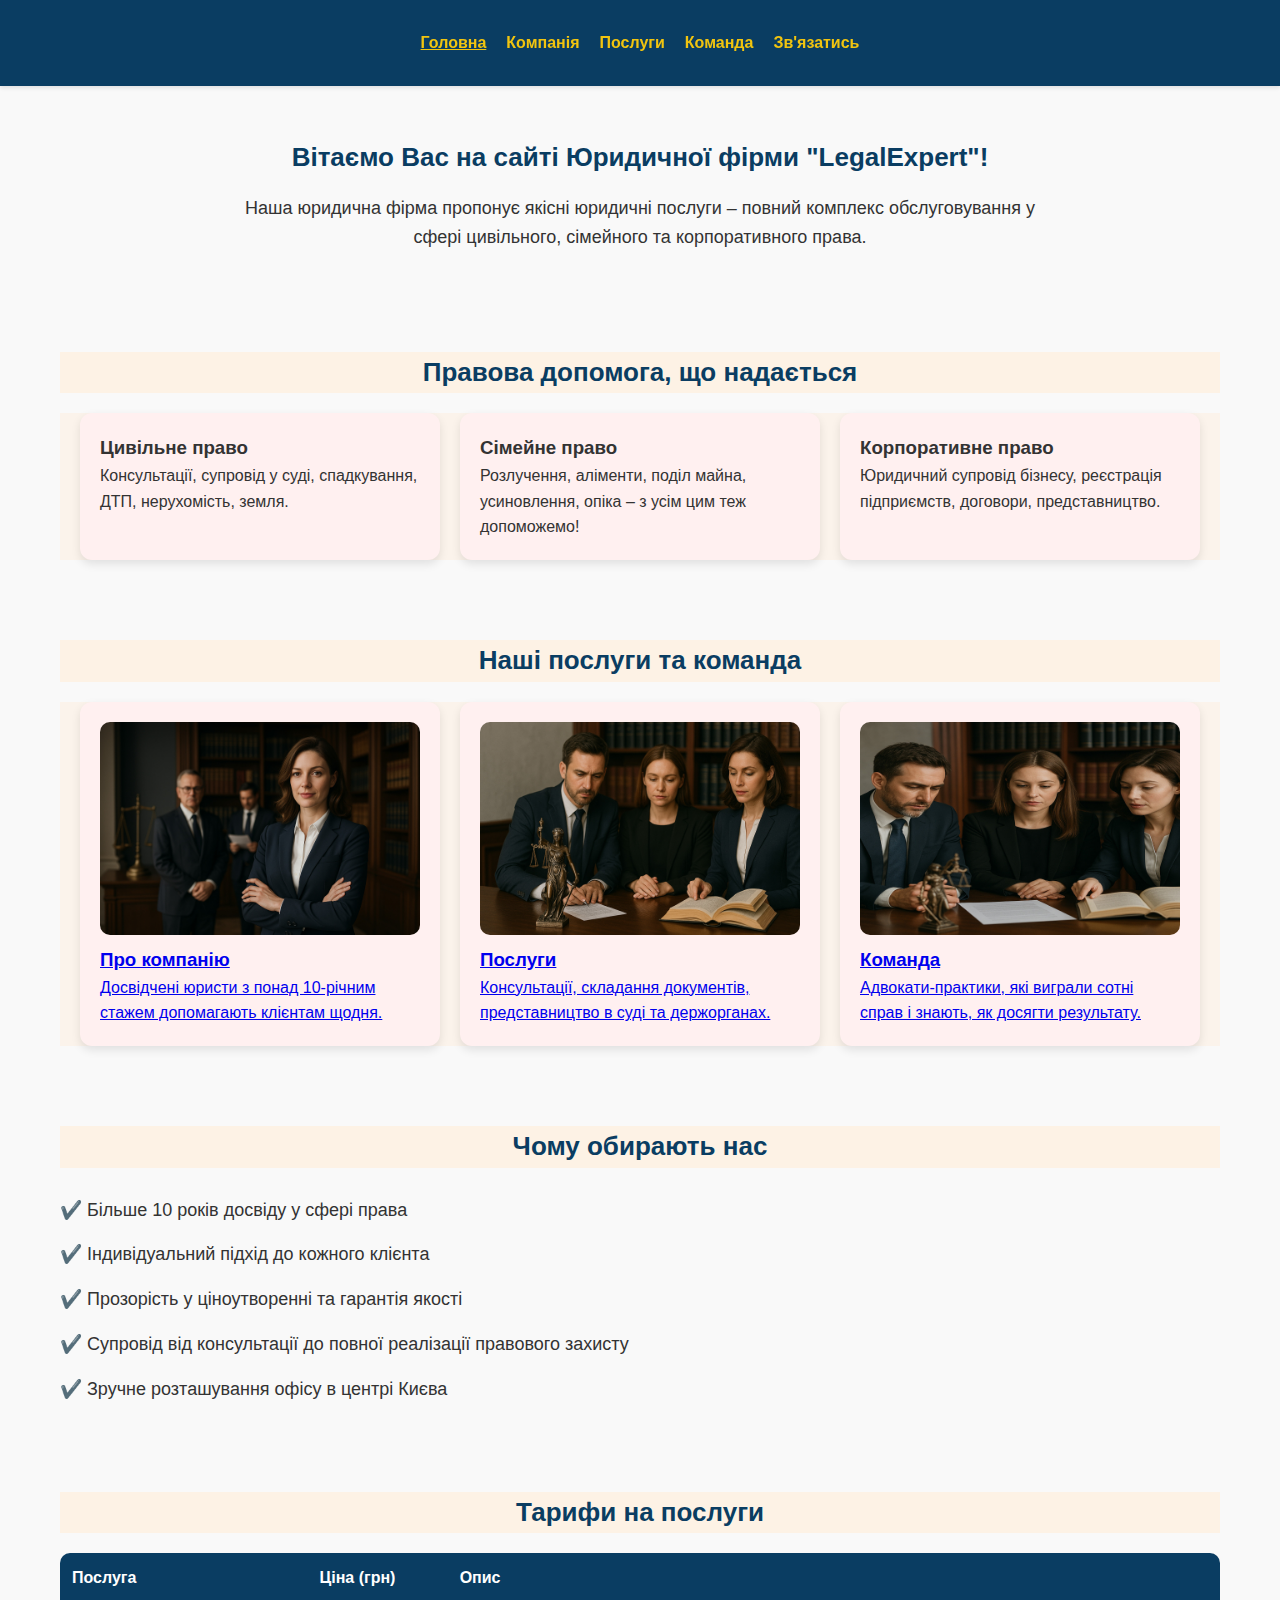
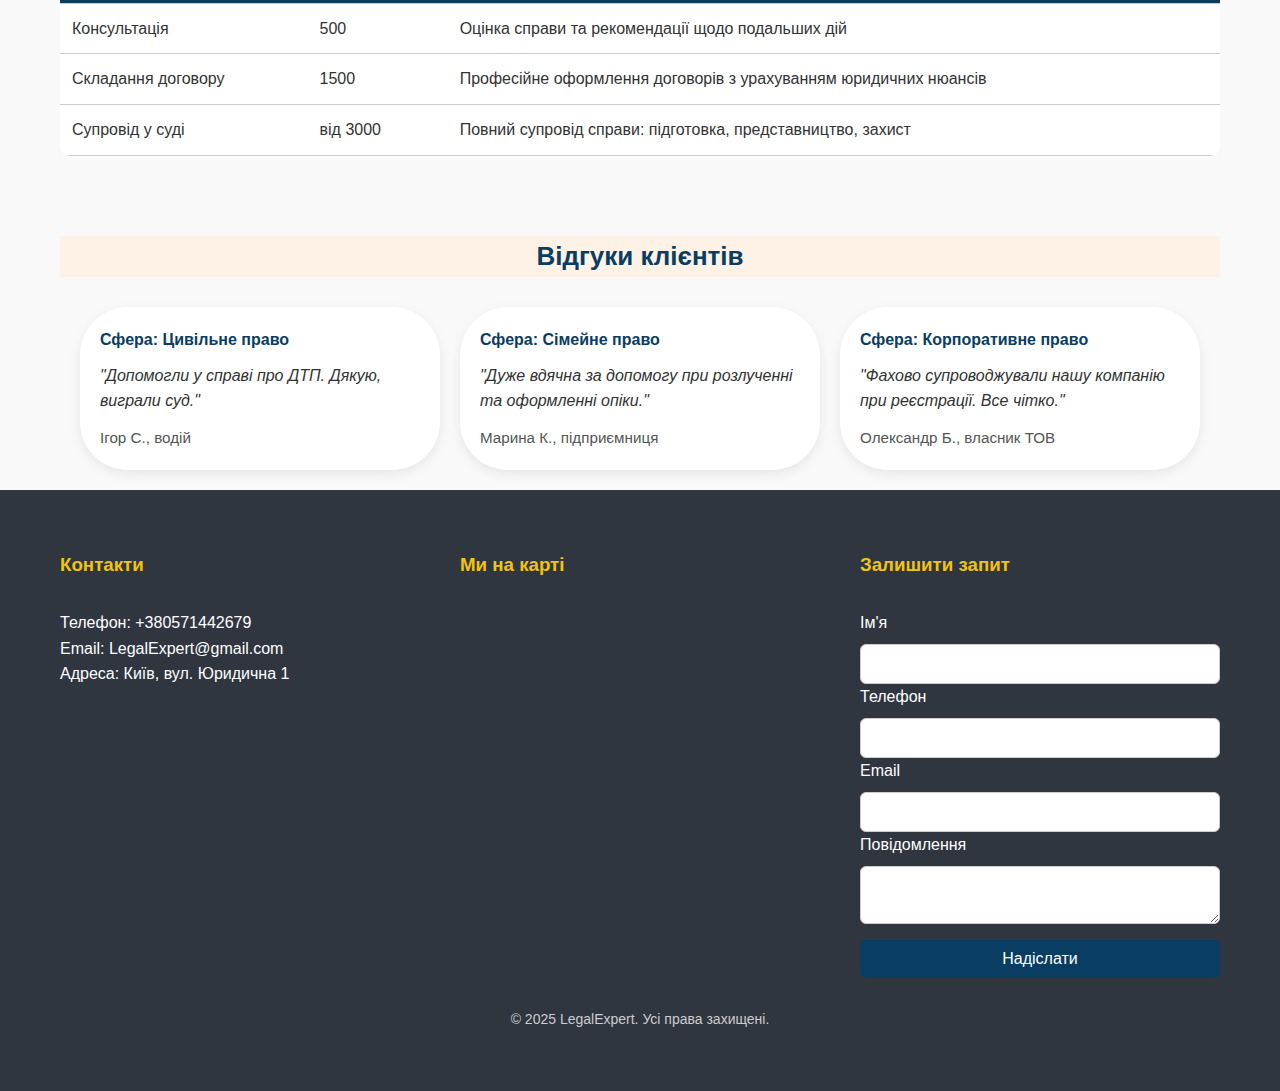
<file: index.html>
<!DOCTYPE html>
<html lang="uk">
<head>
  <meta charset="UTF-8">
  <meta name="viewport" content="width=device-width, initial-scale=1.0" />
  <meta name="description" content="Професійна юридична допомога для фізичних та юридичних осіб. Цивільне, сімейне, корпоративне право." />
  <meta name="keywords" content="юридична фірма, адвокат, юрист, консультація, цивільне право, корпоративне право, розлучення" />
  <meta name="author" content="Юридична фірма" />
  <title>Юридична фірма</title>
  <link rel="stylesheet" href="normalize.css" />
  <link rel="stylesheet" href="style.css" />
  
  <body>
    <div class="navbar">
      <div class="container navbar-container">
        <div class="navbar-left">
          <div class="hamburger" onclick="toggleMenu()">
            <span></span>
            <span></span>
            <span></span>
          </div>
          <nav class="desktop">
            <a href="index.html" class="active">Головна</a>
            <a href="company.html">Компанія</a>
            <a href="services.html">Послуги</a>
            <a href="team.html">Команда</a>
            <a href="#contact" class="btn contact-btn">Зв'язатись</a>
          </nav>
        </div>
      
        <nav class="mobile" id="mobileNav">
          <a href="index.html" class="active">Головна</a>
          <a href="company.html">Компанія</a>
          <a href="services.html">Послуги</a>
          <a href="team.html">Команда</a>
          <a href="#contact" class="btn contact-btn">Зв'язатись</a>
        </nav>
      
        <!-- <div class="navbar-right">
          <button class="dark-mode-toggle" title="Змінити тему">🌙</button>
        </div> -->
      </div>
    </div>

    <main>
      <header class="header">
        <div class="container">
          <h1 class="title">Вітаємо Вас на сайті Юридичної фірми "LegalExpert"!</h1>
          <p class="subtitle">Наша юридична фірма пропонує якісні юридичні послуги – повний комплекс обслуговування у сфері цивільного, сімейного та корпоративного права.</p>
        </div>
      </header>
  
      <section id="services" class="services">
        <div class="container">
          <h2 class="section-title">Правова допомога, що надається</h2>
          <div class="services-list">
            <article class="service">
              <h3>Цивільне право</h3>
              <p>Консультації, супровід у суді, спадкування, ДТП, нерухомість, земля.</p>
            </article>
            <article class="service">
              <h3>Сімейне право</h3>
              <p>Розлучення, аліменти, поділ майна, усиновлення, опіка – з усім цим теж допоможемо!</p>
            </article>
            <article class="service">
              <h3>Корпоративне право</h3>
              <p>Юридичний супровід бізнесу, реєстрація підприємств, договори, представництво.</p>
            </article>
          </div>
        </div>
      </section>
  
      <section id="about" class="cards">
        <div class="container">
          <h2 class="section-title">Наші послуги та команда</h2>
          <div class="cards-list">
            <a class="card" href="company.html">
              <img src="images/company.jpeg" alt="Про компанію">
              <h3>Про компанію</h3>
              <p>Досвідчені юристи з понад 10-річним стажем допомагають клієнтам щодня.</p>
            </a>
            <a class="card" href="services.html">
              <img src="images/services.jpeg" alt="Послуги">
              <h3>Послуги</h3>
              <p>Консультації, складання документів, представництво в суді та держорганах.</p>
            </a>
            <a class="card" href="team.html">
              <img src="images/team.jpeg" alt="Команда">
              <h3>Команда</h3>
              <p>Адвокати-практики, які виграли сотні справ і знають, як досягти результату.</p>
            </a>
          </div>
        </div>
      </section>

      <section class="reasons">
        <div class="container">
          <h2 class="section-title">Чому обирають нас</h2>
          <ul class="reasons-list">
            <li>✔️ Більше 10 років досвіду у сфері права</li>
            <li>✔️ Індивідуальний підхід до кожного клієнта</li>
            <li>✔️ Прозорість у ціноутворенні та гарантія якості</li>
            <li>✔️ Супровід від консультації до повної реалізації правового захисту</li>
            <li>✔️ Зручне розташування офісу в центрі Києва</li>
          </ul>
        </div>
      </section>
  
      <section id="pricing" class="pricing">
        <div class="container">
          <h2 class="section-title">Тарифи на послуги</h2>
          <table class="pricing-table">
            <thead>
              <tr>
                <th>Послуга</th>
                <th>Ціна (грн)</th>
                <th>Опис</th>
              </tr>
            </thead>
            <tbody>
              <tr>
                <td>Консультація</td>
                <td>500</td>
                <td>Оцінка справи та рекомендації щодо подальших дій</td>
              </tr>
              <tr>
                <td>Складання договору</td>
                <td>1500</td>
                <td>Професійне оформлення договорів з урахуванням юридичних нюансів</td>
              </tr>
              <tr>
                <td>Супровід у суді</td>
                <td>від 3000</td>
                <td>Повний супровід справи: підготовка, представництво, захист</td>
              </tr>
            </tbody>
          </table>
        </div>
      </section>
  
      <section id="reviews" class="reviews">
        <div class="container">
          <h2 class="section-title">Відгуки клієнтів</h2>
          <div class="review-grid">
            <div class="review-card">
              <p class="review-field"><strong>Сфера:</strong> Цивільне право</p>
              <p class="review-text">"Допомогли у справі про ДТП. Дякую, виграли суд."</p>
              <p class="review-author">Ігор С., водій</p>
            </div>
            <div class="review-card">
              <p class="review-field"><strong>Сфера:</strong> Сімейне право</p>
              <p class="review-text">"Дуже вдячна за допомогу при розлученні та оформленні опіки."</p>
              <p class="review-author">Марина К., підприємниця</p>
            </div>
            <div class="review-card">
              <p class="review-field"><strong>Сфера:</strong> Корпоративне право</p>
              <p class="review-text">"Фахово супроводжували нашу компанію при реєстрації. Все чітко."</p>
              <p class="review-author">Олександр Б., власник ТОВ</p>
            </div>
          </div>
        </div>
      </section>
    </main>
  </body>

<!--   <footer id="contact" class="footer">
    <div class="container">
      <div class="footer-content">
        <div class="footer-section">
          <h3>Контакти</h3>
          <p>Телефон: +380571442679</p>
          <p>Email: LegalExpert@gmail.com</p>
          <p>Адреса: Київ, вул. Юридична 1</p>
        </div>
        <div class="footer-section">
          <h3>Ми на карті</h3>
          <iframe src="https://www.google.com/maps?q=Київ,вул.+Юридична+1&output=embed" width="100%" height="200" style="border:0;" allowfullscreen="" loading="lazy"></iframe>
        </div>

        <div class="footer-section">
          <h3>Залишити запит</h3>
          <form action="https://formspree.io/f/mqaqepdy" method="POST">
            <div class="form-group">
              <label for="name">Ім'я</label>
              <input type="text" id="name" name="name" required />
            </div>
            <div class="form-group">
              <label for="phone">Телефон</label>
              <input type="tel" id="phone" name="phone" pattern="\d{10}" title="Введіть 10 цифр" required />
            </div>
            <div class="form-group">
              <label for="email">Email</label>
              <input type="email" id="email" name="email" pattern=".+@gmail\.com" title="Має закінчуватись на @gmail.com" required />
            </div>
            <div class="form-group">
              <label for="message">Повідомлення</label>
              <textarea id="message" name="message" required></textarea>
            </div>
            <button type="submit">Надіслати</button>
          </form>
        </div>
        
      </div>
      <div class="footer-bottom">
        <p>© 2025 LegalExpert. Усі права захищені.</p>
      </div>
    </div>
  </footer> -->

<footer id="contact" class="footer">
  <div class="container">
    <div class="footer-content">
      
      <div class="footer-section">
        <h3>Контакти</h3>
        <p>Телефон: +380571442679</p>
        <p>Email: LegalExpert@gmail.com</p>
        <p>Адреса: Київ, вул. Юридична 1</p>
      </div>
      
      <div class="footer-section">
        <h3>Ми на карті</h3>
        <iframe src="https://www.google.com/maps?q=Київ,вул.+Юридична+1&output=embed" width="100%" height="200" style="border:0;" allowfullscreen="" loading="lazy"></iframe>
      </div>

      <div class="footer-section">
        <h3>Залишити запит</h3>
        <form id="contact-form">
          <div class="form-group">
            <label for="name">Ім'я</label>
            <input type="text" id="name" name="name" required />
          </div>
          <div class="form-group">
            <label for="phone">Телефон</label>
            <input type="tel" id="phone" name="phone" pattern="\d{10}" title="Введіть 10 цифр" required />
          </div>
          <div class="form-group">
            <label for="email">Email</label>
            <input type="email" id="email" name="email" pattern=".+@gmail\.com" title="Має закінчуватись на @gmail.com" required />
          </div>
          <div class="form-group">
            <label for="message">Повідомлення</label>
            <textarea id="message" name="message" required></textarea>
          </div>
          <button type="submit">Надіслати</button>
        </form>
        <p id="form-status" style="color: green; display: none;">Успішно відправлено! Дякуємо за зворотній зв'язок!</p>
      </div>

    </div>

    <div class="footer-bottom">
      <p>© 2025 LegalExpert. Усі права захищені.</p>
    </div>
  </div>
</footer>


<script>
  // Темна тема
  // const toggle = document.querySelector('.dark-mode-toggle');
  // toggle?.addEventListener('click', () => {
  //   document.body.classList.toggle('dark-mode');
  // });

  // Мобільне меню
  function toggleMenu() {
    const menu = document.getElementById('mobileNav');
    menu.classList.toggle('show');
  }

  // Валідація форми
  function validateForm() {
    const name = document.getElementById('name').value.trim();
    const phone = document.getElementById('phone').value.trim();
    const email = document.getElementById('email').value.trim();
    const message = document.getElementById('message').value.trim();

    if (!name || !phone || !email || !message) {
      alert('Будь ласка, заповніть всі поля форми.');
      return false;
    }

    const phonePattern = /^\d{10}$/;
    if (!phonePattern.test(phone)) {
      alert('Введіть правильний номер телефону (10 цифр).');
      return false;
    }

    const emailPattern = /^[^\s@]+@gmail\.com$/;
    if (!emailPattern.test(email)) {
      alert('Email має закінчуватись на @gmail.com');
      return false;
    }

    return true;
  }

  // Відправка форми через Formspree
  const form = document.getElementById('contact-form');
  const status = document.getElementById('form-status');

  form?.addEventListener('submit', async function (e) {
    e.preventDefault();

    if (!validateForm()) return;

    const formData = new FormData(form);

    try {
      const response = await fetch('https://formspree.io/f/mqaqepdy', {
        method: 'POST',
        body: formData,
        headers: {
          'Accept': 'application/json'
        }
      });

      if (response.ok) {
        status.style.display = 'block';
        form.reset();

        setTimeout(() => {
          status.style.display = 'none';
        }, 5000);
      } else {
        alert('Сталася помилка при відправці форми. Спробуйте ще раз.');
      }
    } catch (error) {
      alert('Помилка з’єднання. Спробуйте пізніше.');
    }
  });

  // Навігація при скролі
  const sections = document.querySelectorAll('section');
  const navLinks = document.querySelectorAll('.navbar nav a');

  window.addEventListener('scroll', () => {
    let current = '';
    sections.forEach(section => {
      const sectionTop = section.offsetTop - 80;
      if (window.scrollY >= sectionTop) {
        current = section.getAttribute('id');
      }
    });

    navLinks.forEach(link => {
      link.classList.remove('active');
      if (link.getAttribute('href').includes(current)) {
        link.classList.add('active');
      }
    });
  });
</script>

</head>
</html>
</file>
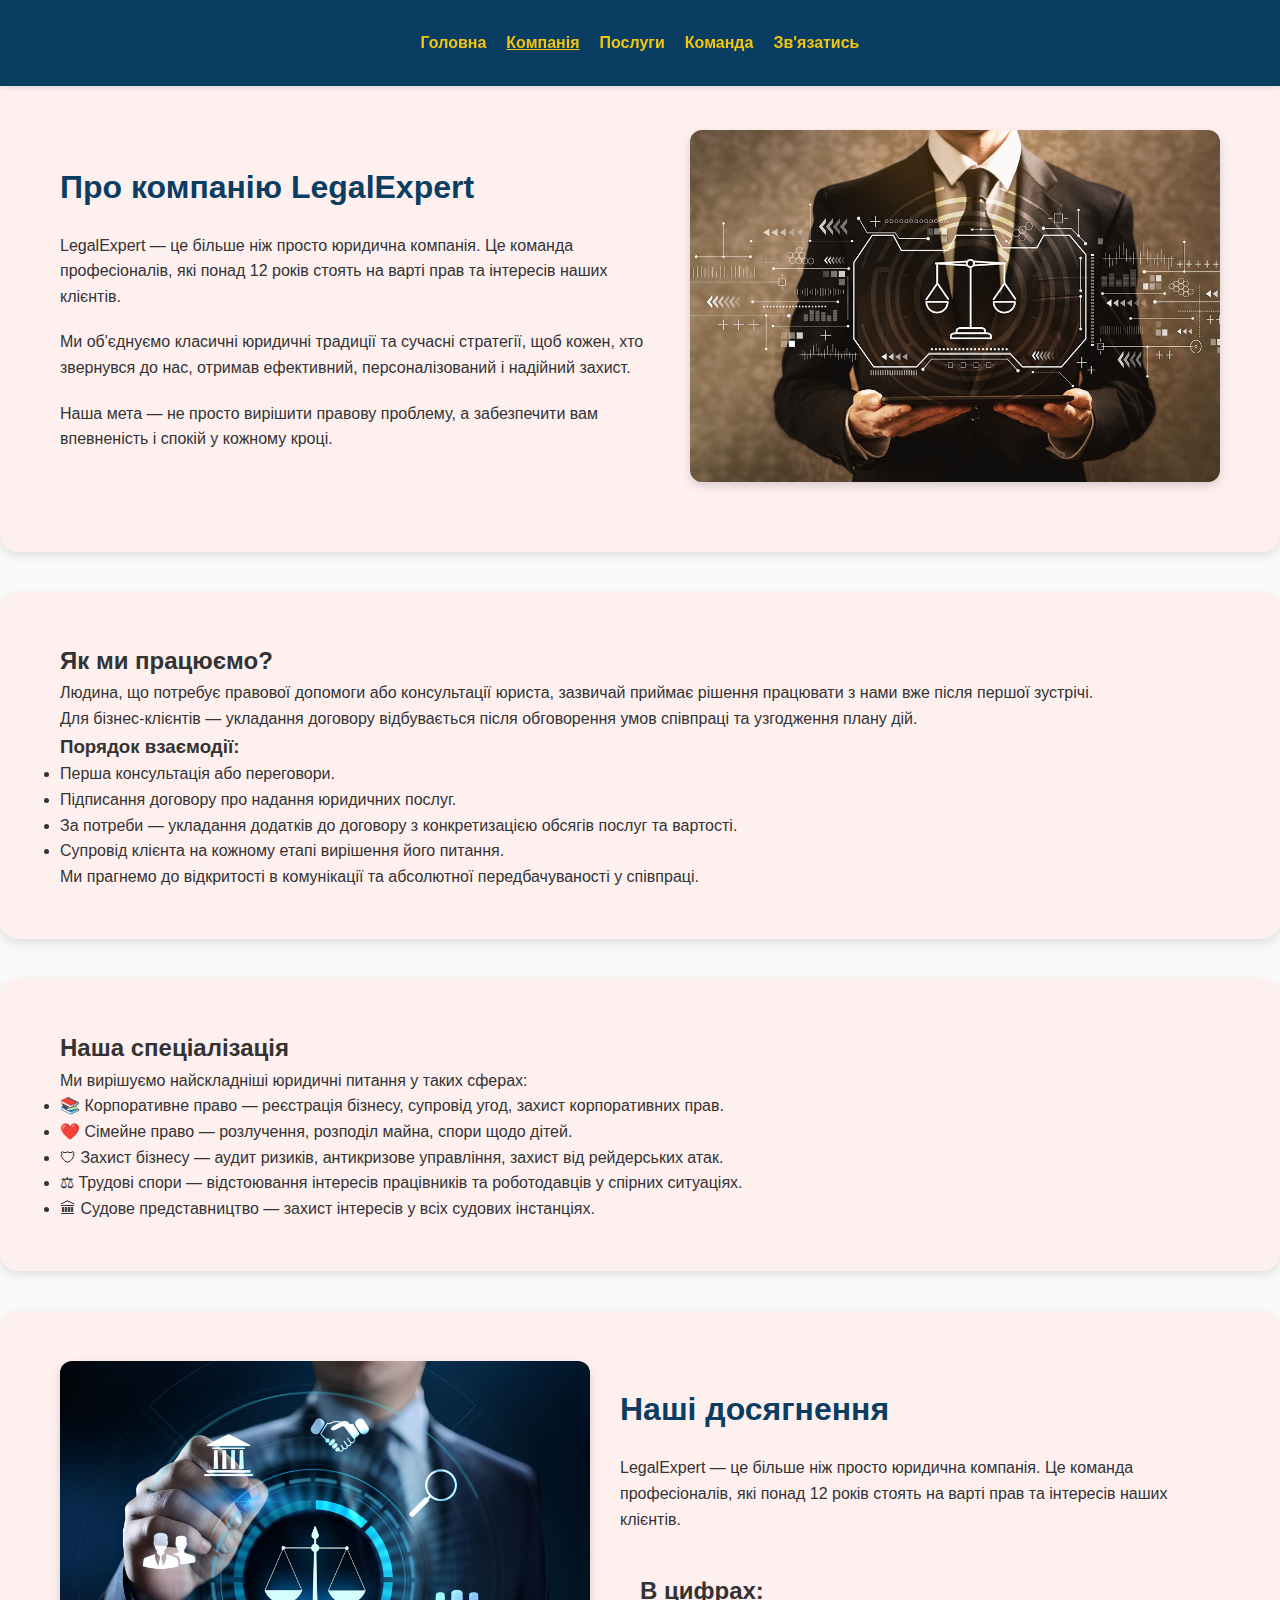
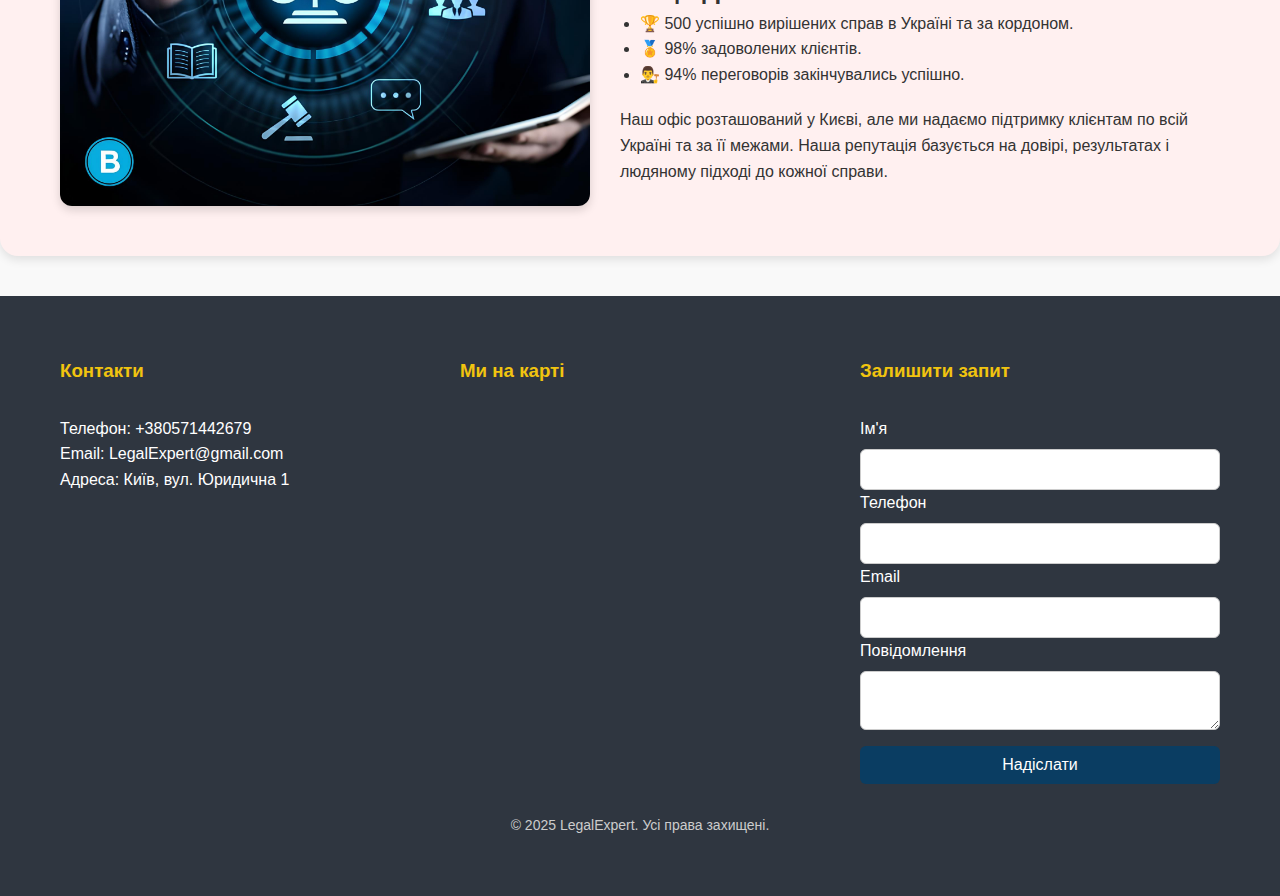
<file: company.html>
<!DOCTYPE html>
<html lang="uk">
<head>
  <meta charset="UTF-8">
  <meta name="viewport" content="width=device-width, initial-scale=1.0" />
  <meta name="description" content="Професійна юридична допомога для фізичних та юридичних осіб. Цивільне, сімейне, корпоративне право." />
  <meta name="keywords" content="юридична фірма, адвокат, юрист, консультація, цивільне право, корпоративне право, розлучення" />
  <meta name="author" content="Юридична фірма" />
  <title>Юридична фірма</title>
  <link rel="stylesheet" href="normalize.css" />
  <link rel="stylesheet" href="style.css" />
</head>
  
 <body>
  <div class="navbar">
    <div class="container navbar-container">
      <div class="navbar-left">
        <div class="hamburger" onclick="toggleMenu()">
          <span></span>
          <span></span>
          <span></span>
        </div>
        <nav class="desktop">
          <a href="index.html">Головна</a>
          <a href="company.html" class="active">Компанія</a>
          <a href="services.html">Послуги</a>
          <a href="team.html">Команда</a>
          <a href="#contact" class="btn contact-btn">Зв'язатись</a>
        </nav>
      </div>
    
      <nav class="mobile" id="mobileNav">
        <a href="index.html">Головна</a>
        <a href="company.html" class="active">Компанія</a>
        <a href="services.html">Послуги</a>
        <a href="team.html">Команда</a>
        <a href="#contact" class="btn contact-btn">Зв'язатись</a>
      </nav>
    </div>
  </div>
      
  <main>

    <!-- фото компанії -->
    <header class="about-company">
      <div class="container about-company-container">
        <div class="about-text">
          <h1 class="title">Про компанію LegalExpert</h1>
          <p>LegalExpert — це більше ніж просто юридична компанія. Це команда професіоналів, які понад 12 років стоять на варті прав та інтересів наших клієнтів.</p>
          <p>Ми об'єднуємо класичні юридичні традиції та сучасні стратегії, щоб кожен, хто звернувся до нас, отримав ефективний, персоналізований і надійний захист.</p>
          <p>Наша мета — не просто вирішити правову проблему, а забезпечити вам впевненість і спокій у кожному кроці.</p>
        </div>
        <div class="about-image">
          <img src="images/about_company.jpeg" alt="Наша компанія LegalExpert">
        </div>
      </div>
    </header>
    

    <section class="about-process">
      <div class="container">
        <h2>Як ми працюємо?</h2>
        <p>Людина, що потребує правової допомоги або консультації юриста, зазвичай приймає рішення працювати з нами вже після першої зустрічі.</p>
        <p>Для бізнес-клієнтів — укладання договору відбувається після обговорення умов співпраці та узгодження плану дій.</p>

        <h3>Порядок взаємодії:</h3>
        <ul>
          <li>Перша консультація або переговори.</li>
          <li>Підписання договору про надання юридичних послуг.</li>
          <li>За потреби — укладання додатків до договору з конкретизацією обсягів послуг та вартості.</li>
          <li>Супровід клієнта на кожному етапі вирішення його питання.</li>
        </ul>

        <p>Ми прагнемо до відкритості в комунікації та абсолютної передбачуваності у співпраці.</p>
      </div>
    </section>

    <section class="about-specialization">
      <div class="container">
        <h2>Наша спеціалізація</h2>
        <p>Ми вирішуємо найскладніші юридичні питання у таких сферах:</p>
        <ul>
          <li>📚 Корпоративне право — реєстрація бізнесу, супровід угод, захист корпоративних прав.</li>
          <li>❤️ Сімейне право — розлучення, розподіл майна, спори щодо дітей.</li>
          <li>🛡 Захист бізнесу — аудит ризиків, антикризове управління, захист від рейдерських атак.</li>
          <li>⚖ Трудові спори — відстоювання інтересів працівників та роботодавців у спірних ситуаціях.</li>
          <li>🏛 Судове представництво — захист інтересів у всіх судових інстанціях.</li>
        </ul>
      </div>
    </section>

    <section class="about-achievements">
      <div class="container about-achievements-container">
        <div class="about-image">
          <img src="images/about_achievements.jpg" alt="Наші досягнення">
        </div>
        <div class="about-text">
          <h1 class="title">Наші досягнення</h1>
          <p>LegalExpert — це більше ніж просто юридична компанія. Це команда професіоналів, які понад 12 років стоять на варті прав та інтересів наших клієнтів.</p>
          <div class="container">
            <h2>В цифрах:</h2>
            <ul>
              <li>🏆 500 успішно вирішених справ в Україні та за кордоном.</li>
              <li>🏅 98% задоволених клієнтів.</li>
              <li>👨‍⚖️ 94% переговорів закінчувались успішно.</li>
            </ul>
          </div>
          <p>Наш офіс розташований у Києві, але ми надаємо підтримку клієнтам по всій Україні та за її межами. Наша репутація базується на довірі, результатах і людяному підході до кожної справи.</p>
        </div>
      </div>
    </section>
  </main>

<footer id="contact" class="footer">
  <div class="container">
    <div class="footer-content">
      
      <div class="footer-section">
        <h3>Контакти</h3>
        <p>Телефон: +380571442679</p>
        <p>Email: LegalExpert@gmail.com</p>
        <p>Адреса: Київ, вул. Юридична 1</p>
      </div>
      
      <div class="footer-section">
        <h3>Ми на карті</h3>
        <iframe src="https://www.google.com/maps?q=Київ,вул.+Юридична+1&output=embed" width="100%" height="200" style="border:0;" allowfullscreen="" loading="lazy"></iframe>
      </div>

      <div class="footer-section">
        <h3>Залишити запит</h3>
        <form id="contact-form">
          <div class="form-group">
            <label for="name">Ім'я</label>
            <input type="text" id="name" name="name" required />
          </div>
          <div class="form-group">
            <label for="phone">Телефон</label>
            <input type="tel" id="phone" name="phone" pattern="\d{10}" title="Введіть 10 цифр" required />
          </div>
          <div class="form-group">
            <label for="email">Email</label>
            <input type="email" id="email" name="email" pattern=".+@gmail\.com" title="Має закінчуватись на @gmail.com" required />
          </div>
          <div class="form-group">
            <label for="message">Повідомлення</label>
            <textarea id="message" name="message" required></textarea>
          </div>
          <button type="submit">Надіслати</button>
        </form>
        <p id="form-status" style="color: green; display: none;">Успішно відправлено! Дякуємо за зворотній зв'язок!</p>
      </div>
    </div>
    <div class="footer-bottom">
      <p>© 2025 LegalExpert. Усі права захищені.</p>
    </div>
  </div>
</footer>


<script>
  // Мобільне меню
  function toggleMenu() {
    const menu = document.getElementById('mobileNav');
    menu.classList.toggle('show');
  }

  // Валідація форми
  function validateForm() {
    const name = document.getElementById('name').value.trim();
    const phone = document.getElementById('phone').value.trim();
    const email = document.getElementById('email').value.trim();
    const message = document.getElementById('message').value.trim();

    if (!name || !phone || !email || !message) {
      alert('Будь ласка, заповніть всі поля форми.');
      return false;
    }

    const phonePattern = /^\d{10}$/;
    if (!phonePattern.test(phone)) {
      alert('Введіть правильний номер телефону (10 цифр).');
      return false;
    }

    const emailPattern = /^[^\s@]+@gmail\.com$/;
    if (!emailPattern.test(email)) {
      alert('Email має закінчуватись на @gmail.com');
      return false;
    }

    return true;
  }

  // Відправка форми через Formspree
  const form = document.getElementById('contact-form');
  const status = document.getElementById('form-status');

  form?.addEventListener('submit', async function (e) {
    e.preventDefault();

    if (!validateForm()) return;

    const formData = new FormData(form);

    try {
      const response = await fetch('https://formspree.io/f/mqaqepdy', {
        method: 'POST',
        body: formData,
        headers: {
          'Accept': 'application/json'
        }
      });

      if (response.ok) {
        status.style.display = 'block';
        form.reset();

        setTimeout(() => {
          status.style.display = 'none';
        }, 5000);
      } else {
        alert('Сталася помилка при відправці форми. Спробуйте ще раз.');
      }
    } catch (error) {
      alert('Помилка з’єднання. Спробуйте пізніше.');
    }
  });

  // Навігація при скролі
  const sections = document.querySelectorAll('section');
  const navLinks = document.querySelectorAll('.navbar nav a');

  window.addEventListener('scroll', () => {
    let current = '';
    sections.forEach(section => {
      const sectionTop = section.offsetTop - 80;
      if (window.scrollY >= sectionTop) {
        current = section.getAttribute('id');
      }
    });

    navLinks.forEach(link => {
      link.classList.remove('active');
      if (link.getAttribute('href').includes(current)) {
        link.classList.add('active');
      }
    });
  });
 </script>
</body>
</html>
</file>
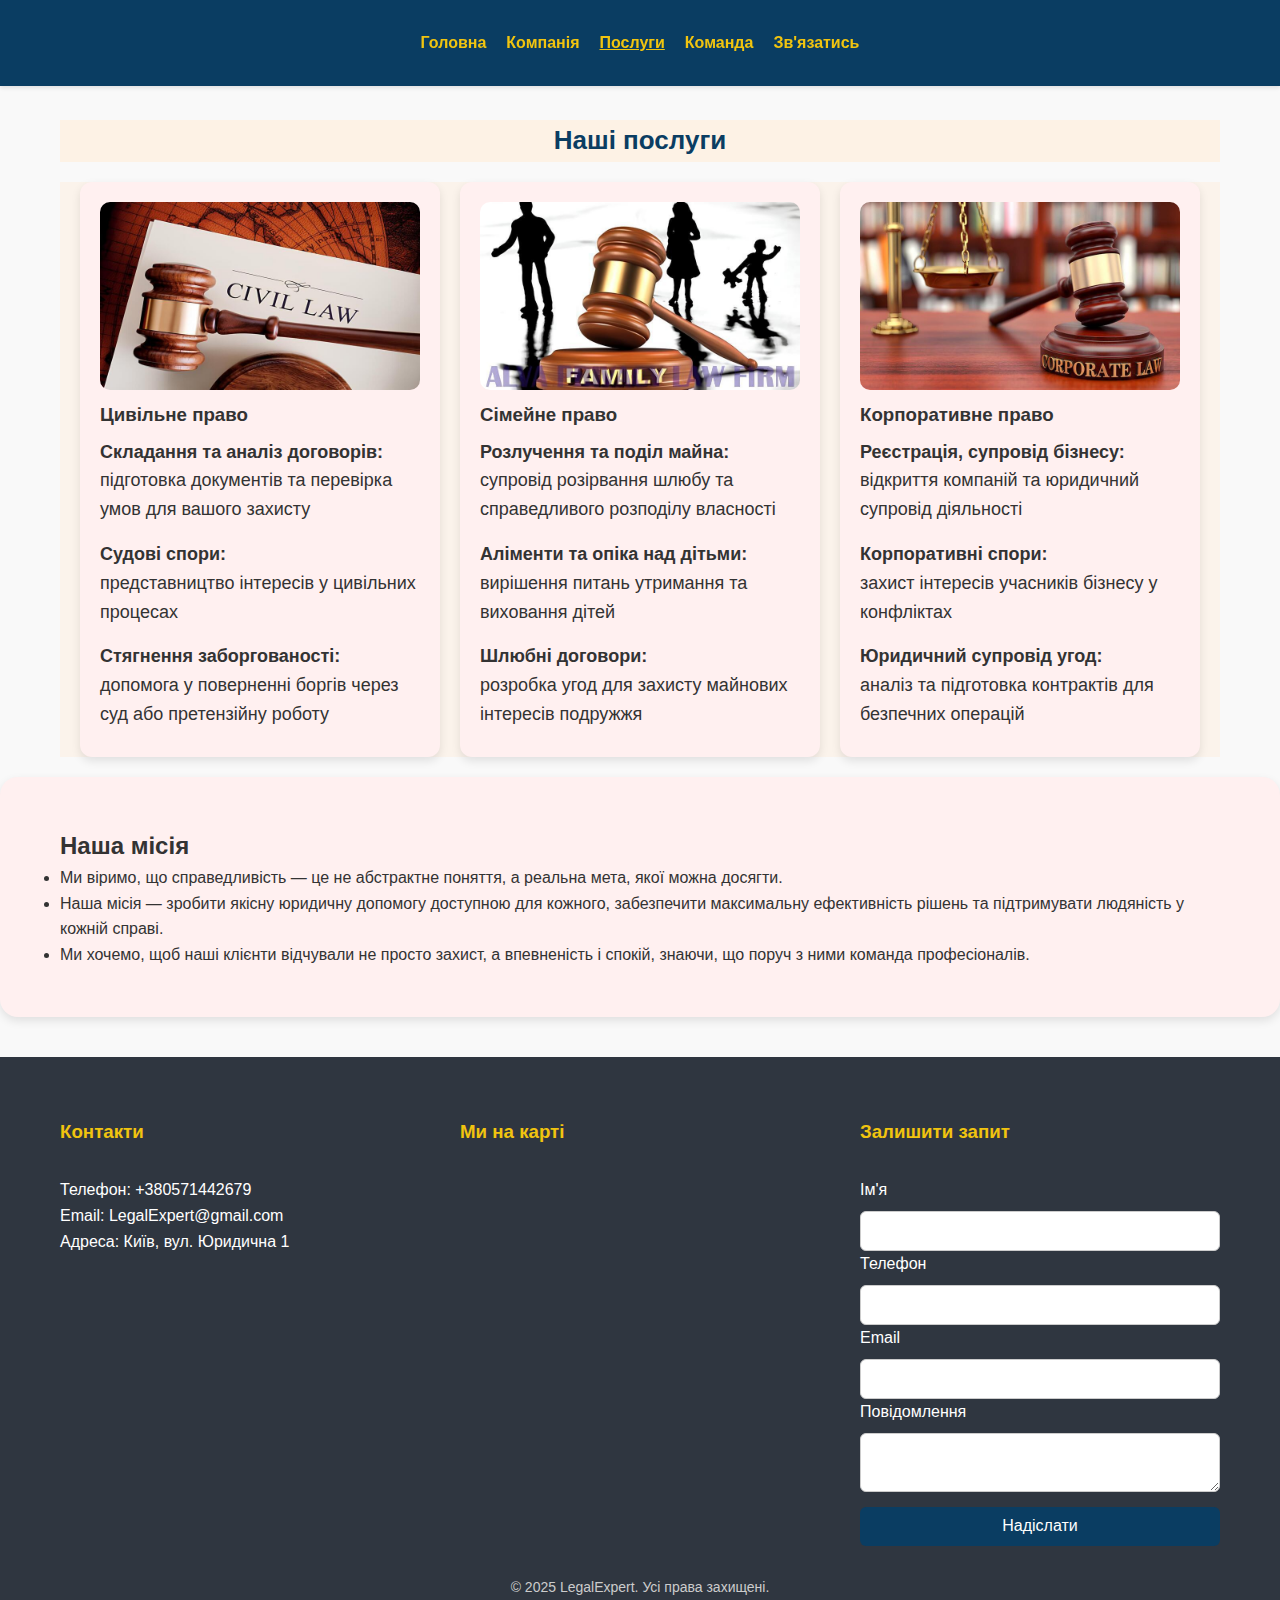
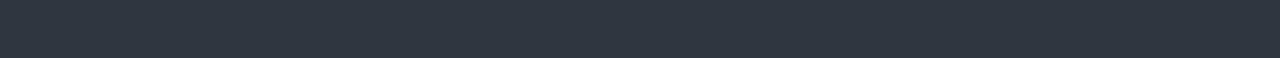
<file: services.html>
<!DOCTYPE html>
<html lang="uk">
<head>
  <meta charset="UTF-8">
  <meta name="viewport" content="width=device-width, initial-scale=1.0" />
  <meta name="description" content="Професійна юридична допомога для фізичних та юридичних осіб. Цивільне, сімейне, корпоративне право." />
  <meta name="keywords" content="юридична фірма, адвокат, юрист, консультація, цивільне право, корпоративне право, розлучення" />
  <meta name="author" content="Юридична фірма" />
  <title>Юридична фірма</title>
  <link rel="stylesheet" href="normalize.css" />
  <link rel="stylesheet" href="style.css" />
</head>
  
  <body>
    <div class="navbar">
      <div class="container navbar-container">
        <div class="navbar-left">
          <div class="hamburger" onclick="toggleMenu()">
            <span></span>
            <span></span>
            <span></span>
          </div>
          <nav class="desktop">
            <a href="index.html">Головна</a>
            <a href="company.html">Компанія</a>
            <a href="services.html" class="active">Послуги</a>
            <a href="team.html">Команда</a>
            <a href="#contact" class="btn contact-btn">Зв'язатись</a>
          </nav>
        </div>

        <nav class="mobile" id="mobileNav">
          <a href="index.html">Головна</a>
          <a href="company.html">Компанія</a>
          <a href="services.html" class="active">Послуги</a>
          <a href="team.html">Команда</a>
          <a href="#contact" class="btn contact-btn">Зв'язатись</a>
        </nav>
      </div>
    </div>
        
    <main>

      <section id="services" class="container">
        <h2 class="section-title">Наші послуги</h2>
      
        <div class="services-list">
          <!-- Цивільне право -->
          <div class="service card">
            <img src="images/civil.jpeg" alt="Цивільне право">
            <h3>Цивільне право</h3>
            <ul class="reasons-list">
              <li><strong>Складання та аналіз договорів:</strong>
                <p>підготовка документів та перевірка умов для вашого захисту</p>
              </li>
              <li><strong>Судові спори:</strong>
                <p>представництво інтересів у цивільних процесах</p>
              </li>
              <li><strong>Стягнення заборгованості:</strong>
                <p>допомога у поверненні боргів через суд або претензійну роботу</p>
              </li>
            </ul>
          </div>
      
          <!-- Сімейне право -->
          <div class="service card">
            <img src="images/family-law.jpeg" alt="Сімейне право">
            <h3>Сімейне право</h3>
            <ul class="reasons-list">
              <li><strong>Розлучення та поділ майна:</strong>
                <p>супровід розірвання шлюбу та справедливого розподілу власності</p>
              </li>
              <li><strong>Аліменти та опіка над дітьми:</strong>
                <p>вирішення питань утримання та виховання дітей</p>
              </li>
              <li><strong>Шлюбні договори:</strong>
                <p>розробка угод для захисту майнових інтересів подружжя</p>
              </li>
            </ul>
          </div>
      
          <!-- Корпоративне право -->
          <div class="service card">
            <img src="images/corporate.jpeg" alt="Корпоративне право">
            <h3>Корпоративне право</h3>
            <ul class="reasons-list">
              <li><strong>Реєстрація, супровід бізнесу:</strong>
                <p>відкриття компаній та юридичний супровід діяльності</p>
              </li>
              <li><strong>Корпоративні спори:</strong>
                <p>захист інтересів учасників бізнесу у конфліктах</p>
              </li>
              <li><strong>Юридичний супровід угод:</strong>
                <p>аналіз та підготовка контрактів для безпечних операцій</p>
              </li>
            </ul>
          </div>
        </div>
      </section>
      
      <section class="about-mission">
        <div class="container">
          <h2>Наша місія</h2>
          <ul>
            <li>Ми віримо, що справедливість — це не абстрактне поняття, а реальна мета, якої можна досягти.</li>
            <li>Наша місія — зробити якісну юридичну допомогу доступною для кожного, забезпечити максимальну ефективність рішень та підтримувати людяність у кожній справі.</li>
            <li>Ми хочемо, щоб наші клієнти відчували не просто захист, а впевненість і спокій, знаючи, що поруч з ними команда професіоналів.</li>
          </ul>
        </div>
      </section>
    </main>

<footer id="contact" class="footer">
  <div class="container">
    <div class="footer-content">
      
      <div class="footer-section">
        <h3>Контакти</h3>
        <p>Телефон: +380571442679</p>
        <p>Email: LegalExpert@gmail.com</p>
        <p>Адреса: Київ, вул. Юридична 1</p>
      </div>
      
      <div class="footer-section">
        <h3>Ми на карті</h3>
        <iframe src="https://www.google.com/maps?q=Київ,вул.+Юридична+1&output=embed" width="100%" height="200" style="border:0;" allowfullscreen="" loading="lazy"></iframe>
      </div>

      <div class="footer-section">
        <h3>Залишити запит</h3>
        <form id="contact-form">
          <div class="form-group">
            <label for="name">Ім'я</label>
            <input type="text" id="name" name="name" required />
          </div>
          <div class="form-group">
            <label for="phone">Телефон</label>
            <input type="tel" id="phone" name="phone" pattern="\d{10}" title="Введіть 10 цифр" required />
          </div>
          <div class="form-group">
            <label for="email">Email</label>
            <input type="email" id="email" name="email" pattern=".+@gmail\.com" title="Має закінчуватись на @gmail.com" required />
          </div>
          <div class="form-group">
            <label for="message">Повідомлення</label>
            <textarea id="message" name="message" required></textarea>
          </div>
          <button type="submit">Надіслати</button>
        </form>
        <p id="form-status" style="color: green; display: none;">Успішно відправлено! Дякуємо за зворотній зв'язок!</p>
      </div>
    </div>
    <div class="footer-bottom">
      <p>© 2025 LegalExpert. Усі права захищені.</p>
    </div>
  </div>
</footer>


<script>
  // Темна тема
  // const toggle = document.querySelector('.dark-mode-toggle');
  // toggle?.addEventListener('click', () => {
  //   document.body.classList.toggle('dark-mode');
  // });

  // Мобільне меню
  function toggleMenu() {
    const menu = document.getElementById('mobileNav');
    menu.classList.toggle('show');
  }

  // Валідація форми
  function validateForm() {
    const name = document.getElementById('name').value.trim();
    const phone = document.getElementById('phone').value.trim();
    const email = document.getElementById('email').value.trim();
    const message = document.getElementById('message').value.trim();

    if (!name || !phone || !email || !message) {
      alert('Будь ласка, заповніть всі поля форми.');
      return false;
    }

    const phonePattern = /^\d{10}$/;
    if (!phonePattern.test(phone)) {
      alert('Введіть правильний номер телефону (10 цифр).');
      return false;
    }

    const emailPattern = /^[^\s@]+@gmail\.com$/;
    if (!emailPattern.test(email)) {
      alert('Email має закінчуватись на @gmail.com');
      return false;
    }

    return true;
  }

  // Відправка форми через Formspree
  const form = document.getElementById('contact-form');
  const status = document.getElementById('form-status');

  form?.addEventListener('submit', async function (e) {
    e.preventDefault();

    if (!validateForm()) return;

    const formData = new FormData(form);

    try {
      const response = await fetch('https://formspree.io/f/mqaqepdy', {
        method: 'POST',
        body: formData,
        headers: {
          'Accept': 'application/json'
        }
      });

      if (response.ok) {
        status.style.display = 'block';
        form.reset();

        setTimeout(() => {
          status.style.display = 'none';
        }, 5000);
      } else {
        alert('Сталася помилка при відправці форми. Спробуйте ще раз.');
      }
    } catch (error) {
      alert('Помилка з’єднання. Спробуйте пізніше.');
    }
  });

  // Навігація при скролі
  const sections = document.querySelectorAll('section');
  const navLinks = document.querySelectorAll('.navbar nav a');

  window.addEventListener('scroll', () => {
    let current = '';
    sections.forEach(section => {
      const sectionTop = section.offsetTop - 80;
      if (window.scrollY >= sectionTop) {
        current = section.getAttribute('id');
      }
    });

    navLinks.forEach(link => {
      link.classList.remove('active');
      if (link.getAttribute('href').includes(current)) {
        link.classList.add('active');
      }
    });
  });
 </script>
</body>
</html>
</file>
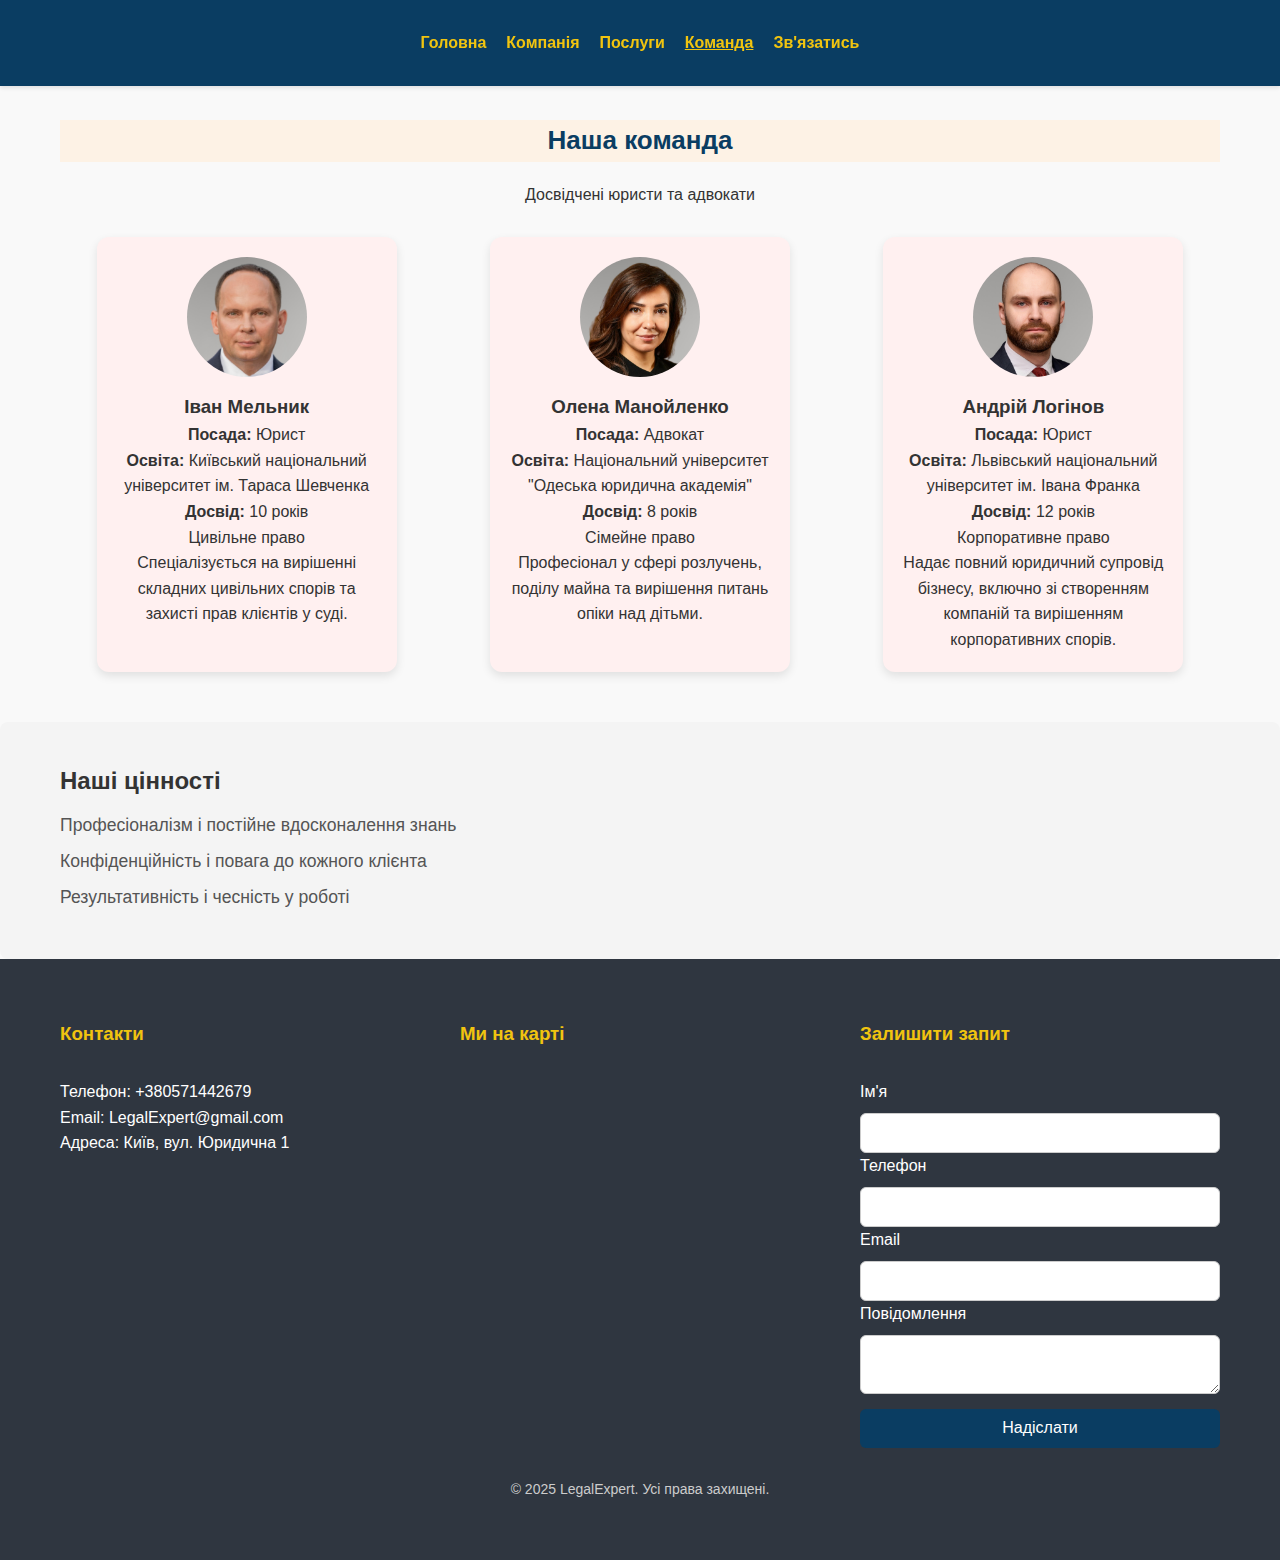
<file: team.html>
<!DOCTYPE html>
<html lang="uk">
<head>
  <meta charset="UTF-8">
  <meta name="viewport" content="width=device-width, initial-scale=1.0" />
  <meta name="description" content="Наша команда юристів та адвокатів – професіонали з багаторічним досвідом у цивільному, сімейному та корпоративному праві." />
  <meta name="keywords" content="команда юристів, адвокати, юридична допомога, цивільне право, сімейне право, корпоративне право" />
  <meta name="author" content="Юридична фірма" />
  <title>Наша команда</title>
  <link rel="stylesheet" href="normalize.css" />
  <link rel="stylesheet" href="style.css" />
</head>
<body>
  <div class="navbar">
    <div class="container navbar-container">
      <div class="navbar-left">
        <div class="hamburger" onclick="toggleMenu()">
          <span></span>
          <span></span>
          <span></span>
        </div>
        <nav class="desktop">
          <a href="index.html">Головна</a>
          <a href="company.html">Компанія</a>
          <a href="services.html">Послуги</a>
          <a href="team.html" class="active">Команда</a>
          <a href="#contact" class="btn contact-btn">Зв'язатись</a>
        </nav>
      </div>

      <nav class="mobile" id="mobileNav">
        <a href="index.html">Головна</a>
        <a href="company.html">Компанія</a>
        <a href="services.html">Послуги</a>
        <a href="team.html" class="active">Команда</a>
        <a href="#contact" class="btn contact-btn">Зв'язатись</a>
      </nav>
    </div>
  </div>

  <main>    

    <section id="team" class="container">
      <h2 class="section-title">Наша команда</h2>
      <p class="section-subtitle">Досвідчені юристи та адвокати</p>

      <div class="team-list">
        <!-- Цивільне право -->
        <div class="team-member card">
          <img src="images/team1.jpg" alt="Юрист - Цивільне право">
          <h3>Іван Мельник</h3>
          <p><strong>Посада:</strong> Юрист</p>
          <p><strong>Освіта:</strong> Київський національний університет ім. Тараса Шевченка</p>
          <p><strong>Досвід:</strong> 10 років</p>
          <span class="specialization">Цивільне право</span>
          <p class="member-description">Спеціалізується на вирішенні складних цивільних спорів та захисті прав клієнтів у суді.</p>
        </div>

        <!-- Сімейне право -->
        <div class="team-member card">
          <img src="images/team2.jpg" alt="Адвокат - Сімейне право">
          <h3>Олена Манойленко</h3>
          <p><strong>Посада:</strong> Адвокат</p>
          <p><strong>Освіта:</strong> Національний університет "Одеська юридична академія"</p>
          <p><strong>Досвід:</strong> 8 років</p>
          <span class="specialization">Сімейне право</span>
          <p class="member-description">Професіонал у сфері розлучень, поділу майна та вирішення питань опіки над дітьми.</p>
        </div>

        <!-- Корпоративне право -->
        <div class="team-member card">
          <img src="images/team3.jpg" alt="Юрист - Корпоративне право">
          <h3>Андрій Логінов</h3>
          <p><strong>Посада:</strong> Юрист</p>
          <p><strong>Освіта:</strong> Львівський національний університет ім. Івана Франка</p>
          <p><strong>Досвід:</strong> 12 років</p>
          <span class="specialization">Корпоративне право</span>
          <p class="member-description">Надає повний юридичний супровід бізнесу, включно зі створенням компаній та вирішенням корпоративних спорів.</p>
        </div>
      </div>
    </section>

    <aside class="about-values">
      <div class="container">
        <h2>Наші цінності</h2>
        <ul>
          <li>Професіоналізм і постійне вдосконалення знань</li>
          <li>Конфіденційність і повага до кожного клієнта</li>
          <li>Результативність і чесність у роботі</li>
        </ul>
      </div>
    </aside>
    
  </main>

  <footer id="contact" class="footer">
    <div class="container">
      <div class="footer-content">
        <div class="footer-section">
          <h3>Контакти</h3>
          <p>Телефон: +380571442679</p>
          <p>Email: LegalExpert@gmail.com</p>
          <p>Адреса: Київ, вул. Юридична 1</p>
        </div>
        <div class="footer-section">
          <h3>Ми на карті</h3>
          <iframe src="https://www.google.com/maps?q=Київ,вул.+Юридична+1&output=embed" width="100%" height="200" style="border:0;" allowfullscreen="" loading="lazy"></iframe>
        </div>
        <div class="footer-section">
          <h3>Залишити запит</h3>
          <form onsubmit="return validateForm()">
            <div class="form-group">
              <label for="name">Ім'я</label>
              <input type="text" id="name" required />
            </div>
            <div class="form-group">
              <label for="phone">Телефон</label>
              <input type="tel" id="phone" pattern="\d{10}" title="Введіть 10 цифр" required />
            </div>
            <div class="form-group">
              <label for="email">Email</label>
              <input type="email" id="email" pattern=".+@gmail\.com" title="Має закінчуватись на @gmail.com" required />
            </div>
            <div class="form-group">
              <label for="message">Повідомлення</label>
              <textarea id="message" required></textarea>
            </div>
            <button type="submit">Надіслати</button>
          </form>
        </div>
      </div>
      <div class="footer-bottom">
        <p>© 2025 LegalExpert. Усі права захищені.</p>
      </div>
    </div>
  </footer>

  <script>
    function toggleMenu() {
      const menu = document.getElementById('mobileNav');
      menu.classList.toggle('show');
    }

    function validateForm() {
      const name = document.getElementById('name').value.trim();
      const phone = document.getElementById('phone').value.trim();
      const email = document.getElementById('email').value.trim();
      const message = document.getElementById('message').value.trim();

      if (!name || !phone || !email || !message) {
        alert('Будь ласка, заповніть всі поля форми.');
        return false;
      }

      const phonePattern = /^\d{10}$/;
      if (!phonePattern.test(phone)) {
        alert('Введіть правильний номер телефону (10 цифр).');
        return false;
      }

      const emailPattern = /^[^\s@]+@gmail\.com$/;
      if (!emailPattern.test(email)) {
        alert('Email має закінчуватись на @gmail.com');
        return false;
      }

      alert('Ваш запит успішно надіслано!');
      return true;
    }
  </script>

</body>
</html>
</file>
<file: style.css>
@import url('normalize.css');

/* Базові стилі */
* {
  box-sizing: border-box;
  margin: 0;
  padding: 0;
  scroll-behavior: smooth;
}

body, .navbar, .card, .service, .pricing-table, .footer, .review-card {
  transition: background-color 0.3s ease, color 0.3s ease;
}

body {
  font-family: "Segoe UI", "Roboto", "Helvetica Neue", Arial, sans-serif;
  background-color: #f9f9f9;
  color: #333;
  line-height: 1.6;
  padding-top: 60px;
}

/* Контейнер */
.container {
  max-width: 1200px;
  margin: auto;
  padding: 20px;
}

/* Navbar */
.navbar {
  position: fixed;
  top: 0;
  width: 100%;
  background: #0a3d62;
  z-index: 1000;
  display: flex;
  align-items: center;
  padding: 10px 20px;
  box-shadow: 0 2px 4px rgba(0,0,0,0.1);
}

.navbar a {
  color: #f1c40f;
  text-decoration: none;
  font-weight: bold;
}

.navbar a:hover, .navbar a.active {
  text-decoration: underline;
}

.navbar nav {
  display: flex;
  gap: 20px;
}

.hamburger {
  display: none;
  flex-direction: column;
  cursor: pointer;
  gap: 4px;
}

.hamburger span {
  width: 25px;
  height: 3px;
  background-color: #f1c40f;
  display: block;
}

.navbar nav.mobile {
  display: none;
  flex-direction: column;
  position: absolute;
  top: 60px;
  left: 20px;
  right: 20px;
  background: #0a3d62;
  padding: 10px;
  border-radius: 8px;
  z-index: 999;
}

.navbar nav.mobile.show {
  display: flex;
}

.navbar-container {
  display: flex;
  justify-content: space-between;
  align-items: center;
}

.navbar-left, .navbar-right {
  display: flex;
  align-items: center;
}

.navbar-left {
  flex: 1;
  gap: 20px;
}

/* Header */
.header {
  background: none;
  color: inherit;
  padding: 40px 20px 20px;
  text-align: center;
}

.title {
  font-size: 26px;
  color: #0a3d62;
  margin-bottom: 15px;
}

.subtitle {
  font-size: 18px;
  max-width: 800px;
  margin: 0 auto;
}

/* Секційні заголовки */
.section-title {
  font-size: 26px;
  color: #0a3d62;
  background-color: #fdf2e5;
  margin: 40px 0 20px;
  text-align: center;
}

.section-subtitle {
  text-align: center;
}


/* Блоки опису */
.about-company, .about-process, .about-specialization, .about-achievements, .about-mission {
  background-color: rgb(255, 240, 240);
  padding: 30px 15px;
  border-radius: 18px;
  box-shadow: 0 4px 10px rgba(0,0,0,0.1);
  margin-bottom: 40px;
}

/* Фото компанії */
.about-company {
  padding: 50px 0;
}

.about-company-container {
  display: flex;
  align-items: center;
  justify-content: space-between;
  flex-wrap: wrap;
  gap: 30px;
}

.about-achievements-container {
  display: flex;
  align-items: center;
  justify-content: space-between;
  flex-wrap: wrap;
  gap: 30px;
}


.about-text {
  flex: 1 1 55%;
  max-width: 600px;
}

.about-text h1 {
  font-size: 2rem;
  margin-bottom: 20px;
}

.about-text p {
  margin-bottom: 20px;
  line-height: 1.6;
}

.about-image {
  flex: 1 1 35%;
  text-align: center;
}

.about-image img {
  max-width: 100%;
  height: auto;
  display: block;
  border-radius: 12px;
  box-shadow: 0 4px 10px rgba(0,0,0,0.15);
}

/* Списки сервісів і карток */
.services-list, .cards-list {
  background-color: #fbf3eb;
  display: flex;
  gap: 20px;
  flex-wrap: wrap;
  justify-content: center;
}

.service, .card {
  background: rgb(255, 240, 240);
  padding: 20px;
  border-radius: 12px;
  box-shadow: 0 4px 10px rgba(0,0,0,0.1);
  flex: 1 1 auto; /* змінено з 300px на auto */
  max-width: 360px;
  height: auto; /* додали */
  display: flex; /* додали */
  flex-direction: column; /* щоб контент ішов зверху вниз */
  justify-content: flex-start; /* контент йде зверху */
}

.card img {
  width: 100%;
  height: auto;
  border-radius: 10px;
  margin-bottom: 10px;
}

.card a, .card a:visited {
  color: #000000; /* або ваш потрібний колір */
  text-decoration: none;
}

/* Списки */
.reasons-list {
  list-style: none;
  padding-left: 0;
}

.reasons-list li {
  padding: 8px 0;
  font-size: 18px;
}

/* Таблиця цін */
.pricing-table {
  width: 100%;
  border-collapse: collapse;
  background: white;
  border-radius: 10px;
  overflow: hidden;
  margin-top: 20px;
}

.pricing-table th, .pricing-table td {
  padding: 12px;
  text-align: left;
  border-bottom: 1px solid #ccc;
}

.pricing-table th {
  background-color: #0a3d62;
  color: white;
}

/* Відгуки */
.review-grid {
  display: flex;
  flex-wrap: wrap;
  gap: 20px;
  justify-content: center;
  margin-top: 30px;
}

.review-card {
  flex: 1 1 300px;
  max-width: 360px;
  background: white;
  padding: 20px;
  border-radius: 48px;
  box-shadow: 0 4px 12px rgba(0,0,0,0.08);
  transition: transform 0.3s ease;
}

.review-card:hover {
  transform: translateY(-5px);
}

.review-field {
  color: #0a3d62;
  font-weight: 600;
  margin-bottom: 10px;
}

.review-text {
  font-style: italic;
  margin-bottom: 12px;
}

.review-author {
  color: #555;
  font-weight: 500;
  font-size: 0.95rem;
}

/* Footer */
.footer {
  background: #2f3640;
  color: white;
  padding: 40px 20px;
}

.footer-content {
  display: flex;
  flex-wrap: wrap;
  gap: 40px;
  justify-content: space-between;
}

.footer-section {
  flex: 1 1 300px;
}

.footer-section h3 {
  margin-bottom: 30px;
  color: #f1c40f;
}

.footer-bottom {
  text-align: center;
  margin-top: 30px;
  font-size: 14px;
  color: #ccc;
}

/* Sidebar */
.sidebar {
  background-color: #fff8f0;
  padding: 20px;
  border-radius: 12px;
  box-shadow: 0 4px 12px rgba(0,0,0,0.08);
  margin-bottom: 20px;
  transition: transform 0.3s ease, box-shadow 0.3s ease;
  max-width: 300px;
}

.sidebar:hover {
  transform: translateY(-5px);
  box-shadow: 0 6px 16px rgba(0,0,0,0.15);
}

.sidebar-title {
  font-size: 20px;
  margin-bottom: 15px;
  color: #5c3d1b;
  border-bottom: 2px solid #d96c06;
  padding-bottom: 5px;
}

.sidebar-list {
  list-style: none;
  padding-left: 0;
  margin: 0;
}

.sidebar-list li {
  margin-bottom: 12px;
}

.sidebar-list a {
  text-decoration: none;
  color: #d96c06;
  font-weight: 500;
  transition: color 0.3s ease;
}

.sidebar-list a:hover {
  color: #a34700;
  text-decoration: underline;
}

/* Форми */
input, textarea, button {
  width: 100%;
  padding: 10px;
  margin-top: 8px;
  border-radius: 6px;
  border: 1px solid #ccc;
  font-size: 16px;
}

input:focus, textarea:focus, button:focus {
  outline: none;
  border-color: #0a3d62;
  box-shadow: 0 0 0 2px rgba(10, 61, 98, 0.2);
}

button {
  background: #0a3d62;
  color: white;
  border: none;
  cursor: pointer;
  transition: background 0.3s ease;
}

button:hover {
  background: #0c4e8a;
}



/* Team.html */
.team-section {
  background-color: #fbf3eb;
  padding: 50px 20px;
  border-radius: 18px;
  box-shadow: 0 4px 10px rgba(0,0,0,0.1);
  margin-bottom: 40px;
}

.team-list {
  display: flex;
  flex-wrap: wrap;
  justify-content: space-around; /* або space-between / space-around, якщо хочеш більше простору між картками */
  gap: 20px;
  margin-top: 30px;
}

.team-member {
  background: rgb(255, 240, 240);
  border-radius: 12px;
  box-shadow: 0 4px 10px rgba(0,0,0,0.1);
  padding: 20px;
  flex: 1 1 250px;
  max-width: 300px;
  text-align: center;
  transition: transform 0.3s ease;
}

.team-member:hover {
  transform: translateY(-5px);
}

.team-member img {
  width: 120px;
  height: 120px;
  border-radius: 50%;
  object-fit: cover;
  /* margin-bottom: 15px; */
  margin: 0 auto 15px; /* центр + нижній відступ */
  display: block; /* потрібно для margin: auto */
}

.team-member-name {
  font-size: 20px;
  font-weight: bold;
  color: #0a3d62;
  margin-bottom: 8px;
}

.team-member-position {
  font-size: 16px;
  color: #555;
  margin-bottom: 12px;
}

.team-member-bio {
  font-size: 14px;
  color: #666;
  line-height: 1.4;
}

/* Aside */
.about-values {
  background-color: #f4f4f4; /* Легкий фон */
  padding: 20px; /* Відступи всередині */
  border-radius: 8px; /* Закруглені кути */
  margin-top: 30px; /* Відступ зверху */
}

.about-values .container {
  max-width: 1200px; /* Обмеження ширини контейнера */
  margin: 0 auto; /* Центрування контейнера */
}

.about-values h2 {
  font-size: 1.5rem; /* Розмір заголовка */
  color: #333; /* Колір тексту заголовка */
  margin-bottom: 10px; /* Відступ під заголовком */
}

.about-values ul {
  list-style-type: none; /* Вимкнення стандартних маркерів */
  padding: 0; /* Видалення внутрішніх відступів */
}

.about-values li {
  font-size: 1.1rem; /* Розмір шрифту для списку */
  color: #555; /* Колір тексту */
  margin-bottom: 8px; /* Відступ між елементами списку */
}


/* Адаптивність */
  @media (max-width: 768px) {
  .services-list, .cards-list, .footer-content {
    flex-direction: column;
    align-items: center;
  }
  .service, .card {
    flex: 1 1 100%;
    max-width: 100%;
  }

  .navbar-left nav.desktop {
    display: none;
  }

  .hamburger {
    display: flex;
  }

  .sidebar {
    max-width: 100%;
    margin: 0 auto 20px auto;
  }

  .sidebar-title {
    font-size: 18px;
    text-align: center;
  }

  .sidebar-list {
    align-items: center;
  }

  .about-company-container {
    flex-direction: column;
    text-align: center;
  }

  .about-text, .about-image {
    flex: 1 1 100%;
  }

  .about-values {
    padding: 15px; /* Менші відступи на мобільних */
  }

  .about-values h2 {
    font-size: 1.25rem; /* Зменшення розміру заголовка на мобільних */
  }

  .about-values li {
    font-size: 1rem; /* Зменшення шрифту на мобільних */
  }
}
</file>
